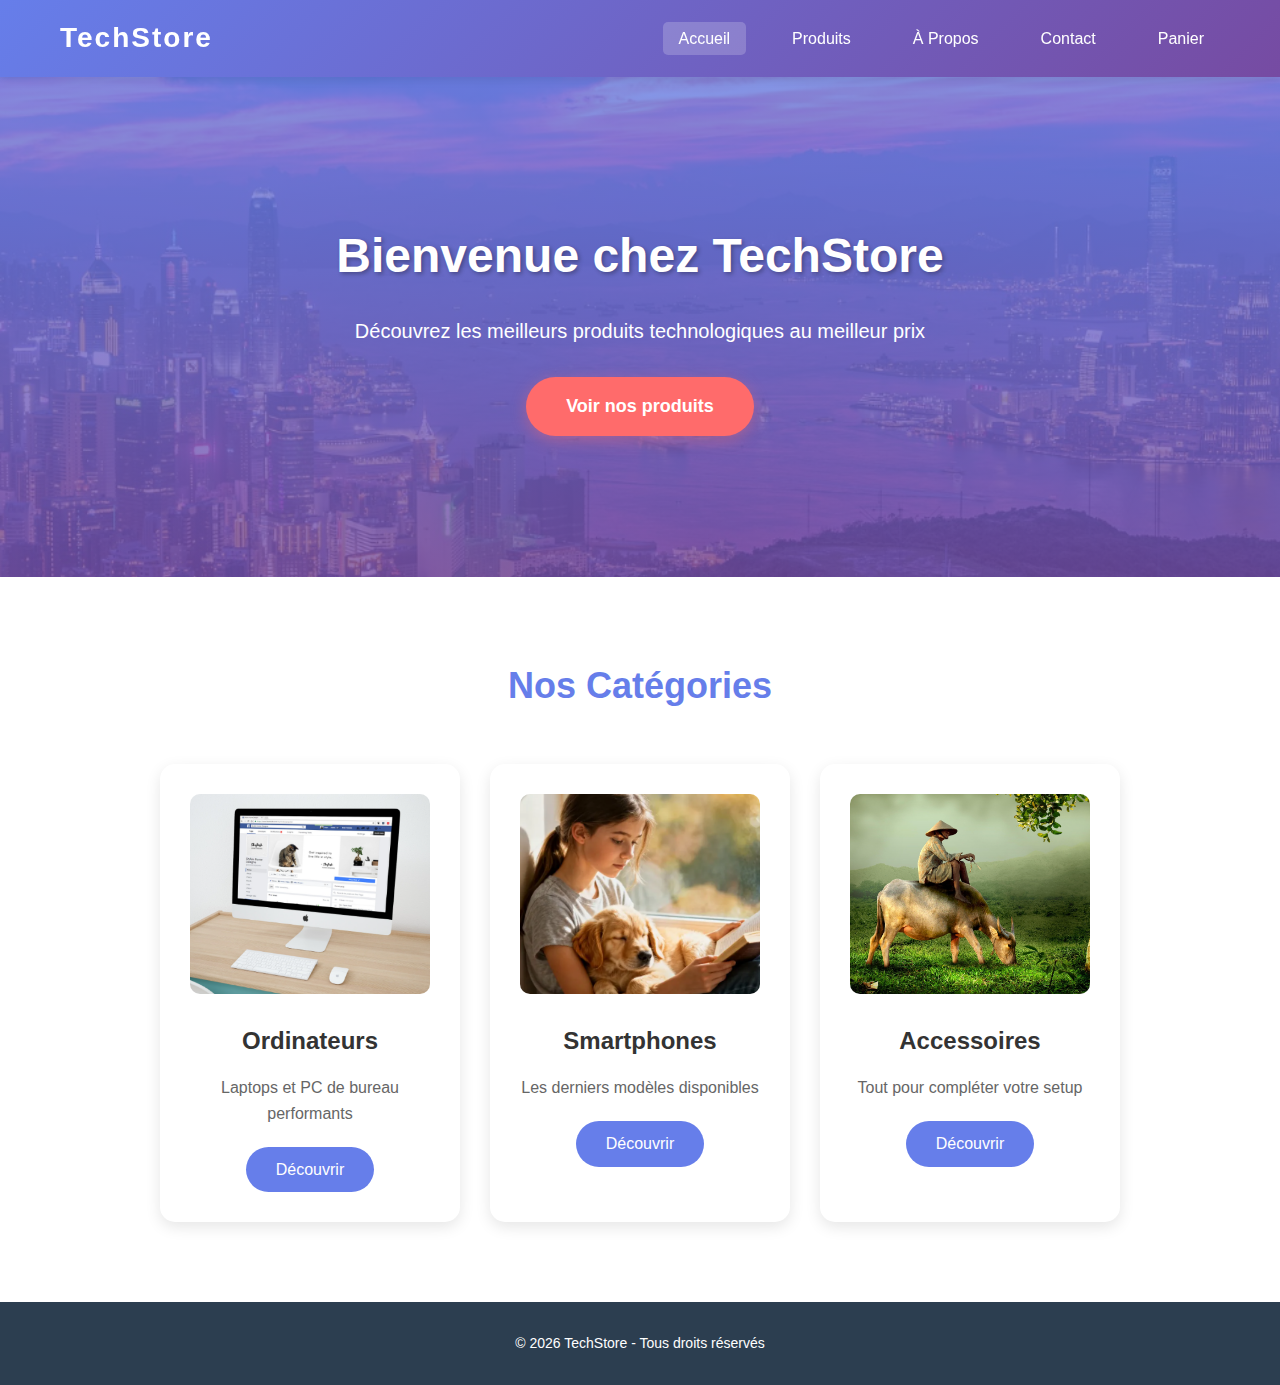
<file: index.html>
<!DOCTYPE html>
<html lang="fr">

<head>
  <meta charset="UTF-8">
  <meta name="viewport" content="width=device-width, initial-scale=1.0">
  <title>TechStore - Accueil</title>
  <link rel="stylesheet" href="css/style.css">
</head>

<body>
  <!-- Navigation -->
  <nav class="navbar">
    <div class="nav-container">
      <div class="logo">TechStore</div>
      <ul class="nav-menu">
        <li><a href="index.html" class="active">Accueil</a></li>
        <li><a href="produits.html">Produits</a></li>
        <li><a href="apropos.html">À Propos</a></li>
        <li><a href="contact.html">Contact</a></li>
        <li><a href="panier.html">Panier</a></li>
      </ul>
    </div>
  </nav>

  <!-- Section Hero -->
  <section class="hero">
    <div class="hero-content">
      <h1>Bienvenue chez TechStore</h1>
      <p>Découvrez les meilleurs produits technologiques au meilleur prix</p>
      <a href="produits.html" class="btn-primary">Voir nos produits</a>
    </div>
  </section>

  <!-- Section Catégories -->
  <section class="categories">
    <h2>Nos Catégories</h2>
    <div class="cards-container">
      <div class="card">
        <img src="images/startup.png" alt="Ordinateurs">
        <h3>Ordinateurs</h3>
        <p>Laptops et PC de bureau performants</p>
        <a href="produits.html" class="btn-secondary">Découvrir</a>
      </div>
      <div class="card">
        <img src="images/profil.png" alt="Smartphones">
        <h3>Smartphones</h3>
        <p>Les derniers modèles disponibles</p>
        <a href="produits.html" class="btn-secondary">Découvrir</a>
      </div>
      <div class="card">
        <img src="images/vache.png" alt="Accessoires">
        <h3>Accessoires</h3>
        <p>Tout pour compléter votre setup</p>
        <a href="produits.html" class="btn-secondary">Découvrir</a>
      </div>
    </div>
  </section>

  <!-- Footer -->
  <footer class="footer">
    <p>&copy; 2026 TechStore - Tous droits réservés</p>
  </footer>
</body>

</html>
</file>
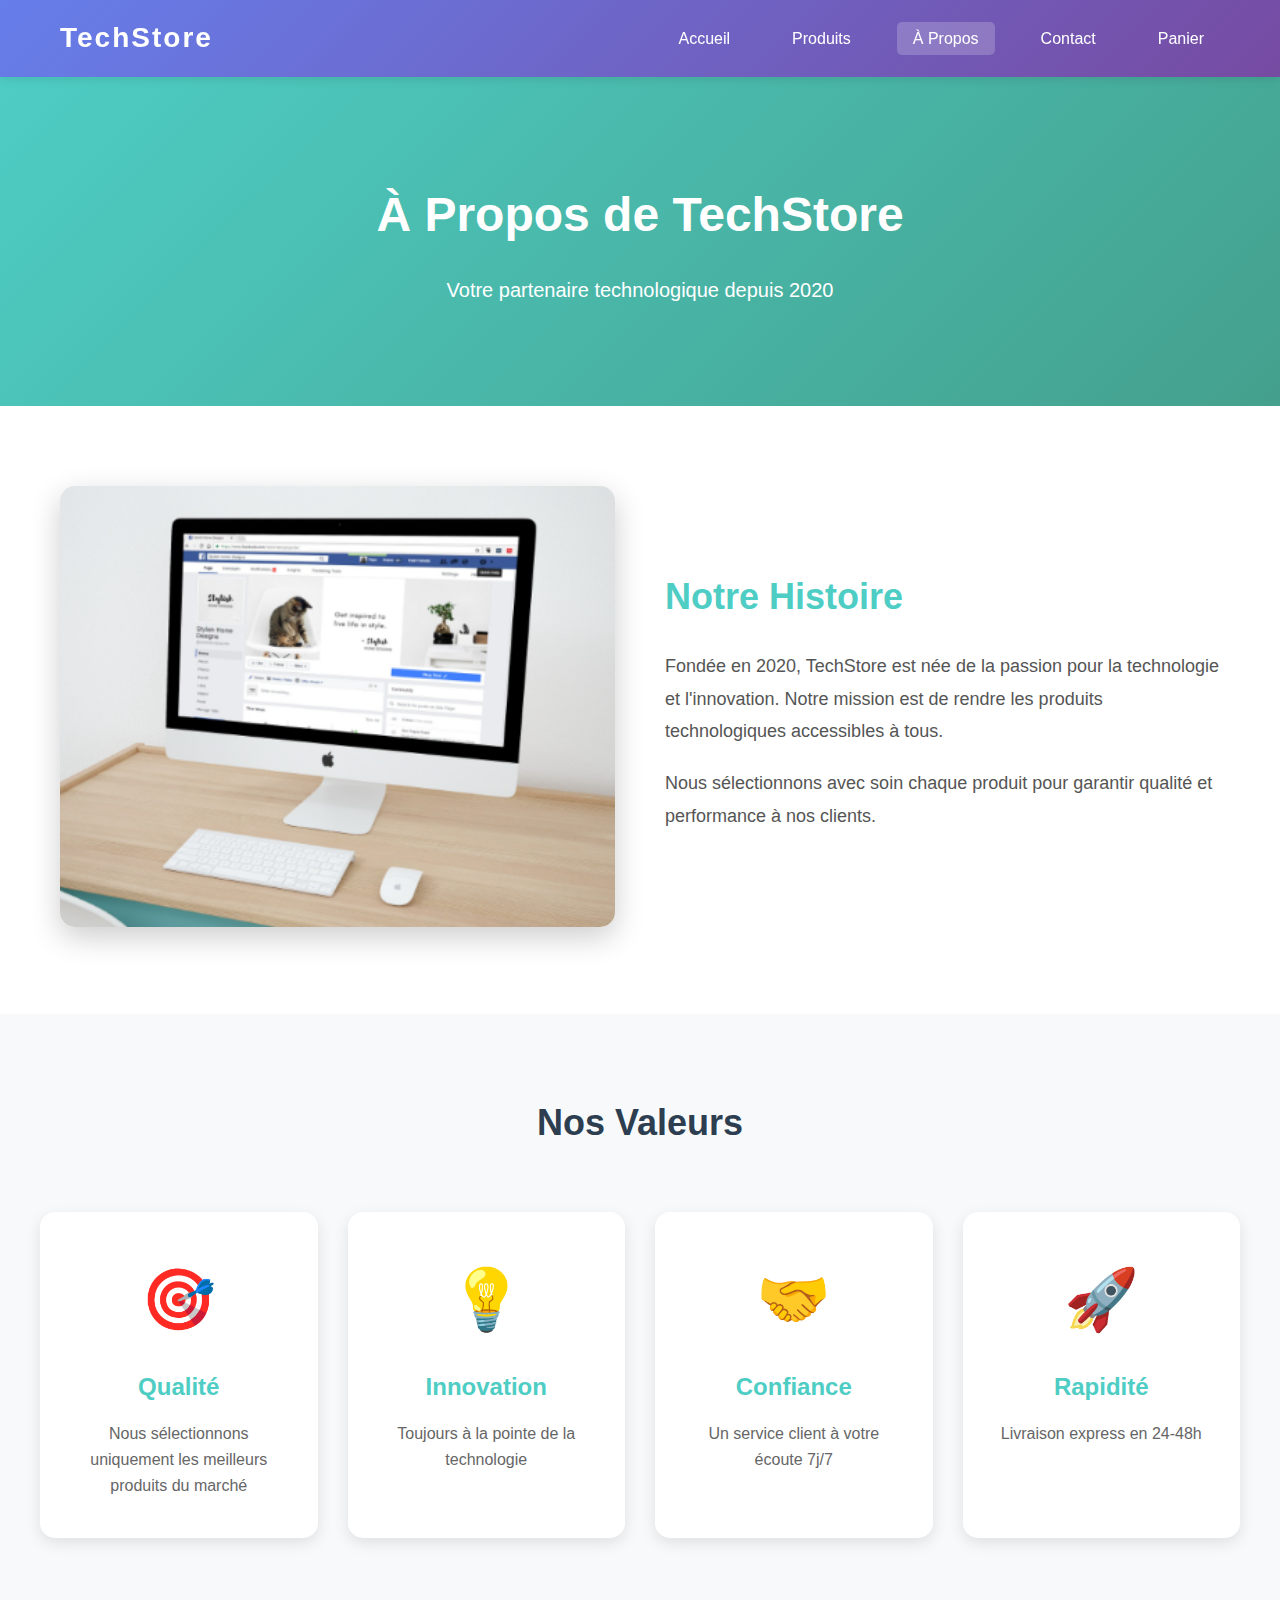
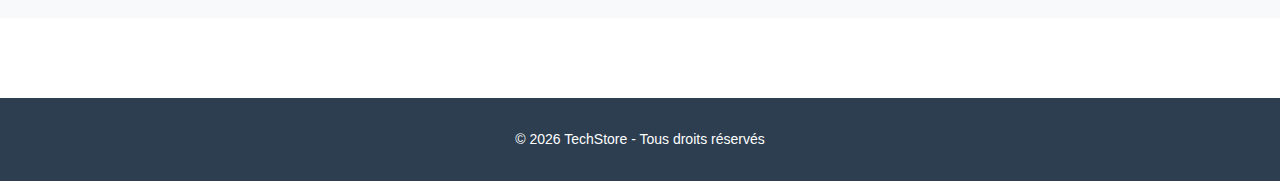
<file: apropos.html>
<!DOCTYPE html>
<html lang="fr">

<head>
  <meta charset="UTF-8">
  <meta name="viewport" content="width=device-width, initial-scale=1.0">
  <title>TechStore - À Propos</title>
  <link rel="stylesheet" href="css/apropos.css">
</head>

<body>
  <!-- Navigation -->
  <nav class="navbar">
    <div class="nav-container">
      <div class="logo">TechStore</div>
      <ul class="nav-menu">
        <li><a href="index.html">Accueil</a></li>
        <li><a href="produits.html">Produits</a></li>
        <li><a href="apropos.html" class="active">À Propos</a></li>
        <li><a href="contact.html">Contact</a></li>
        <li><a href="panier.html">Panier</a></li>
      </ul>
    </div>
  </nav>

  <!-- Section Hero -->
  <section class="about-hero">
    <h1>À Propos de TechStore</h1>
    <p>Votre partenaire technologique depuis 2020</p>
  </section>

  <!-- Section Notre Histoire -->
  <section class="our-story">
    <div class="story-container">
      <div class="story-image">
        <img src="images/startup.png" alt="Notre histoire">
      </div>
      <div class="story-content">
        <h2>Notre Histoire</h2>
        <p>Fondée en 2020, TechStore est née de la passion pour la technologie et l'innovation. Notre mission est de
          rendre les produits technologiques accessibles à tous.</p>
        <p>Nous sélectionnons avec soin chaque produit pour garantir qualité et performance à nos clients.</p>
      </div>
    </div>
  </section>

  <!-- Section Nos Valeurs -->
  <section class="values">
    <h2>Nos Valeurs</h2>
    <div class="values-container">
      <div class="value-card">
        <div class="value-icon">🎯</div>
        <h3>Qualité</h3>
        <p>Nous sélectionnons uniquement les meilleurs produits du marché</p>
      </div>
      <div class="value-card">
        <div class="value-icon">💡</div>
        <h3>Innovation</h3>
        <p>Toujours à la pointe de la technologie</p>
      </div>
      <div class="value-card">
        <div class="value-icon">🤝</div>
        <h3>Confiance</h3>
        <p>Un service client à votre écoute 7j/7</p>
      </div>
      <div class="value-card">
        <div class="value-icon">🚀</div>
        <h3>Rapidité</h3>
        <p>Livraison express en 24-48h</p>
      </div>
    </div>
  </section>

  <!-- Footer -->
  <footer class="footer">
    <p>&copy; 2026 TechStore - Tous droits réservés</p>
  </footer>
</body>

</html>
</file>
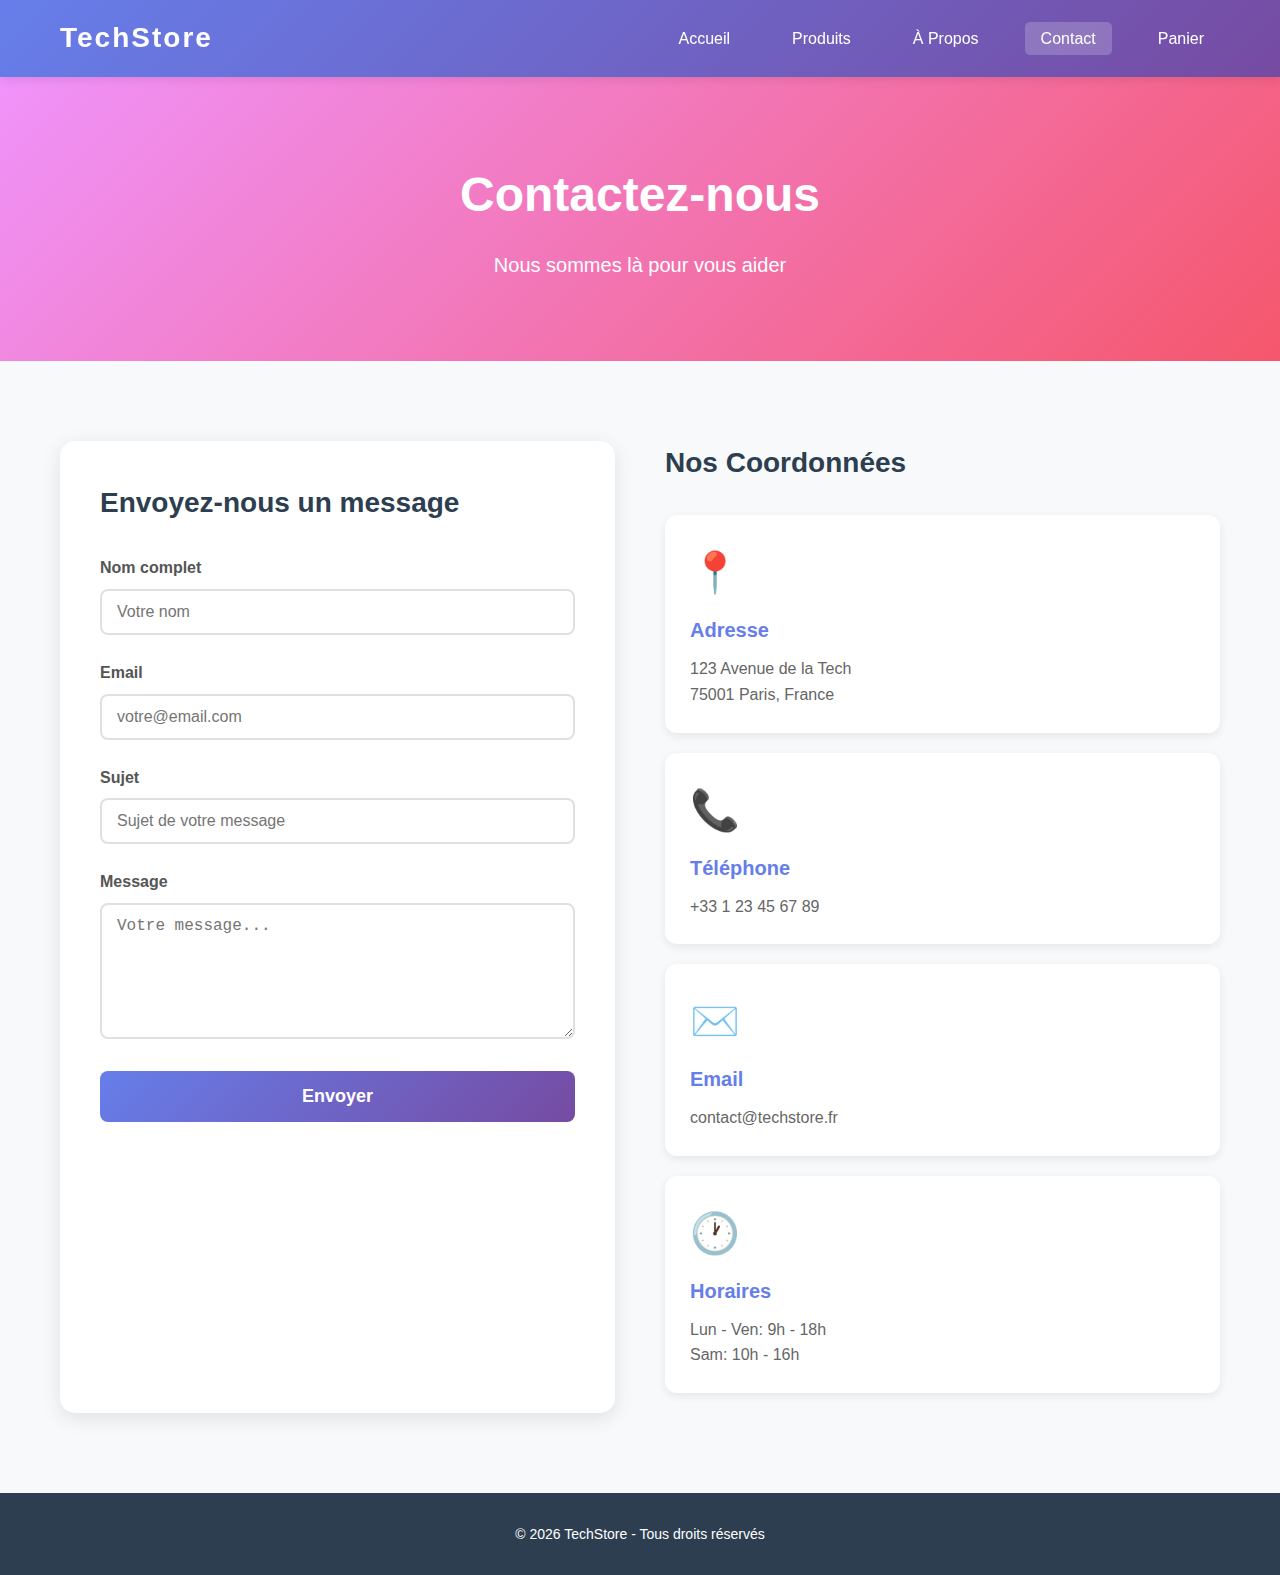
<file: contact.html>
<!DOCTYPE html>
<html lang="fr">

<head>
  <meta charset="UTF-8">
  <meta name="viewport" content="width=device-width, initial-scale=1.0">
  <title>TechStore - Contact</title>
  <link rel="stylesheet" href="css/contact.css">
</head>

<body>
  <!-- Navigation -->
  <nav class="navbar">
    <div class="nav-container">
      <div class="logo">TechStore</div>
      <ul class="nav-menu">
        <li><a href="index.html">Accueil</a></li>
        <li><a href="produits.html">Produits</a></li>
        <li><a href="apropos.html">À Propos</a></li>
        <li><a href="contact.html" class="active">Contact</a></li>
        <li><a href="panier.html">Panier</a></li>
      </ul>
    </div>
  </nav>

  <!-- Section Hero -->
  <section class="contact-hero">
    <h1>Contactez-nous</h1>
    <p>Nous sommes là pour vous aider</p>
  </section>

  <!-- Section Formulaire et Infos -->
  <section class="contact-section">
    <div class="contact-container">
      <!-- Formulaire -->
      <div class="contact-form-wrapper">
        <h2>Envoyez-nous un message</h2>
        <form class="contact-form">
          <div class="form-group">
            <label for="nom">Nom complet</label>
            <input type="text" id="nom" name="nom" placeholder="Votre nom" required>
          </div>
          <div class="form-group">
            <label for="email">Email</label>
            <input type="email" id="email" name="email" placeholder="votre@email.com" required>
          </div>
          <div class="form-group">
            <label for="sujet">Sujet</label>
            <input type="text" id="sujet" name="sujet" placeholder="Sujet de votre message" required>
          </div>
          <div class="form-group">
            <label for="message">Message</label>
            <textarea id="message" name="message" rows="6" placeholder="Votre message..." required></textarea>
          </div>
          <button type="submit" class="btn-submit">Envoyer</button>
        </form>
      </div>

      <!-- Informations de contact -->
      <div class="contact-info">
        <h2>Nos Coordonnées</h2>
        <div class="info-card">
          <div class="info-icon">📍</div>
          <h3>Adresse</h3>
          <p>123 Avenue de la Tech<br>75001 Paris, France</p>
        </div>
        <div class="info-card">
          <div class="info-icon">📞</div>
          <h3>Téléphone</h3>
          <p>+33 1 23 45 67 89</p>
        </div>
        <div class="info-card">
          <div class="info-icon">✉️</div>
          <h3>Email</h3>
          <p>contact@techstore.fr</p>
        </div>
        <div class="info-card">
          <div class="info-icon">🕐</div>
          <h3>Horaires</h3>
          <p>Lun - Ven: 9h - 18h<br>Sam: 10h - 16h</p>
        </div>
      </div>
    </div>
  </section>

  <!-- Footer -->
  <footer class="footer">
    <p>&copy; 2026 TechStore - Tous droits réservés</p>
  </footer>
</body>

</html>
</file>
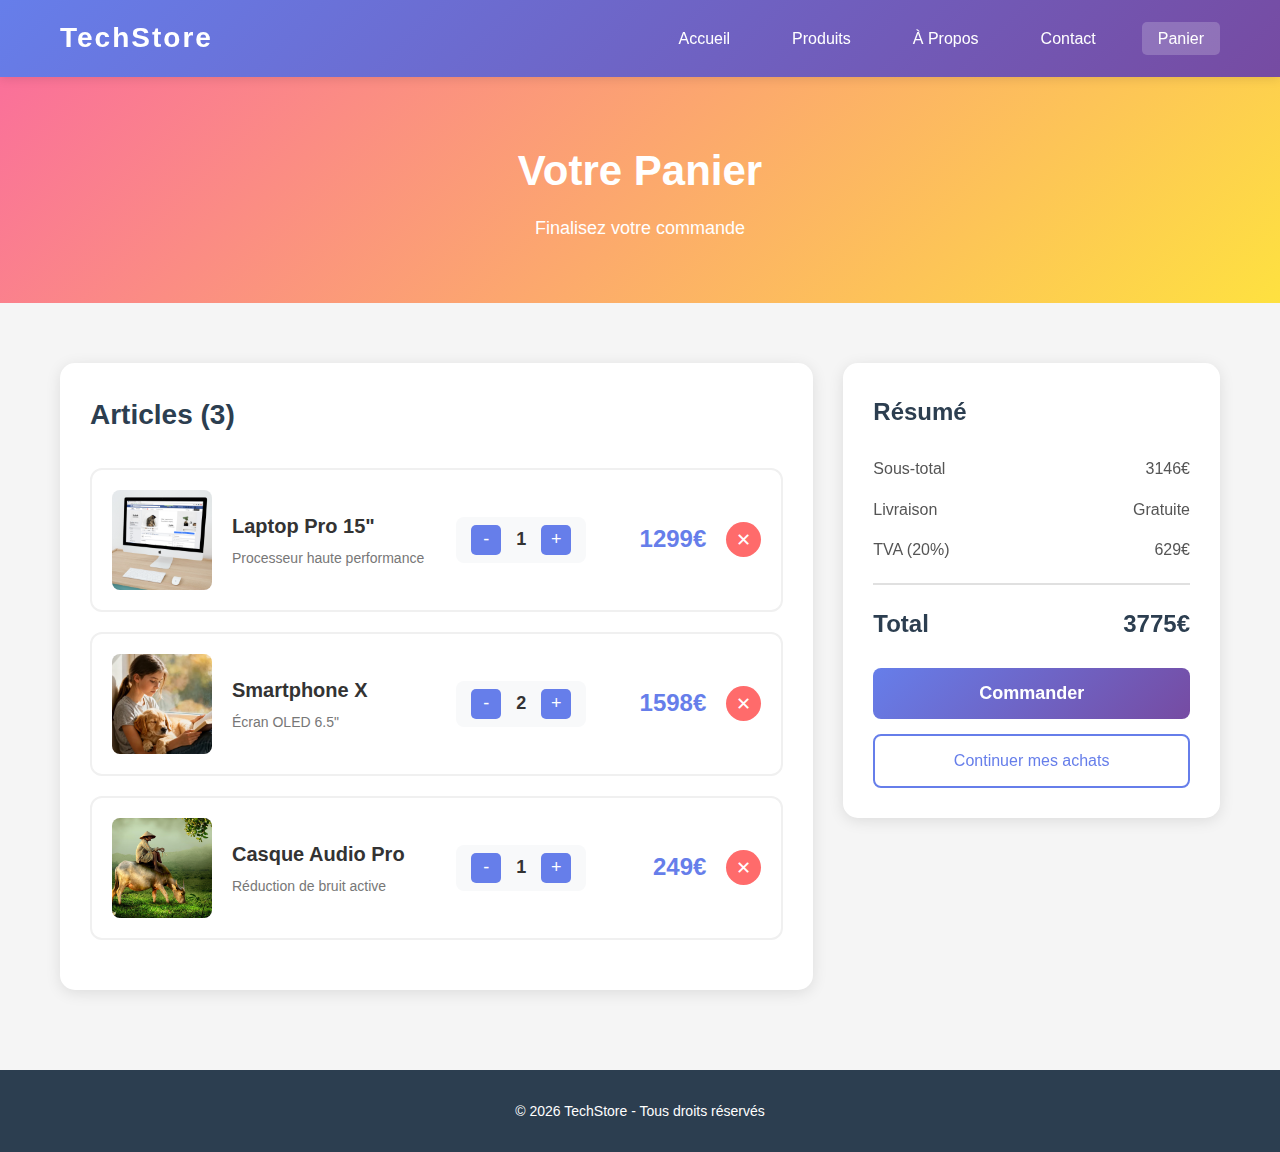
<file: panier.html>
<!DOCTYPE html>
<html lang="fr">

<head>
  <meta charset="UTF-8">
  <meta name="viewport" content="width=device-width, initial-scale=1.0">
  <title>TechStore - Panier</title>
  <link rel="stylesheet" href="css/panier.css">
</head>

<body>
  <!-- Navigation -->
  <nav class="navbar">
    <div class="nav-container">
      <div class="logo">TechStore</div>
      <ul class="nav-menu">
        <li><a href="index.html">Accueil</a></li>
        <li><a href="produits.html">Produits</a></li>
        <li><a href="apropos.html">À Propos</a></li>
        <li><a href="contact.html">Contact</a></li>
        <li><a href="panier.html" class="active">Panier</a></li>
      </ul>
    </div>
  </nav>

  <!-- Section Hero -->
  <section class="cart-hero">
    <h1>Votre Panier</h1>
    <p>Finalisez votre commande</p>
  </section>

  <!-- Section Panier -->
  <section class="cart-section">
    <div class="cart-container">
      <!-- Articles du panier -->
      <div class="cart-items">
        <h2>Articles (3)</h2>

        <div class="cart-item">
          <img src="images/startup.png" alt="Laptop Pro">
          <div class="item-details">
            <h3>Laptop Pro 15"</h3>
            <p>Processeur haute performance</p>
          </div>
          <div class="item-quantity">
            <button class="qty-btn">-</button>
            <span>1</span>
            <button class="qty-btn">+</button>
          </div>
          <div class="item-price">1299€</div>
          <button class="btn-remove">✕</button>
        </div>

        <div class="cart-item">
          <img src="images/profil.png" alt="Smartphone X">
          <div class="item-details">
            <h3>Smartphone X</h3>
            <p>Écran OLED 6.5"</p>
          </div>
          <div class="item-quantity">
            <button class="qty-btn">-</button>
            <span>2</span>
            <button class="qty-btn">+</button>
          </div>
          <div class="item-price">1598€</div>
          <button class="btn-remove">✕</button>
        </div>

        <div class="cart-item">
          <img src="images/vache.png" alt="Casque Audio">
          <div class="item-details">
            <h3>Casque Audio Pro</h3>
            <p>Réduction de bruit active</p>
          </div>
          <div class="item-quantity">
            <button class="qty-btn">-</button>
            <span>1</span>
            <button class="qty-btn">+</button>
          </div>
          <div class="item-price">249€</div>
          <button class="btn-remove">✕</button>
        </div>
      </div>

      <!-- Résumé de commande -->
      <div class="cart-summary">
        <h2>Résumé</h2>
        <div class="summary-line">
          <span>Sous-total</span>
          <span>3146€</span>
        </div>
        <div class="summary-line">
          <span>Livraison</span>
          <span>Gratuite</span>
        </div>
        <div class="summary-line">
          <span>TVA (20%)</span>
          <span>629€</span>
        </div>
        <hr>
        <div class="summary-total">
          <span>Total</span>
          <span>3775€</span>
        </div>
        <button class="btn-checkout">Commander</button>
        <a href="produits.html" class="btn-continue">Continuer mes achats</a>
      </div>
    </div>
  </section>

  <!-- Footer -->
  <footer class="footer">
    <p>&copy; 2026 TechStore - Tous droits réservés</p>
  </footer>
</body>

</html>
</file>
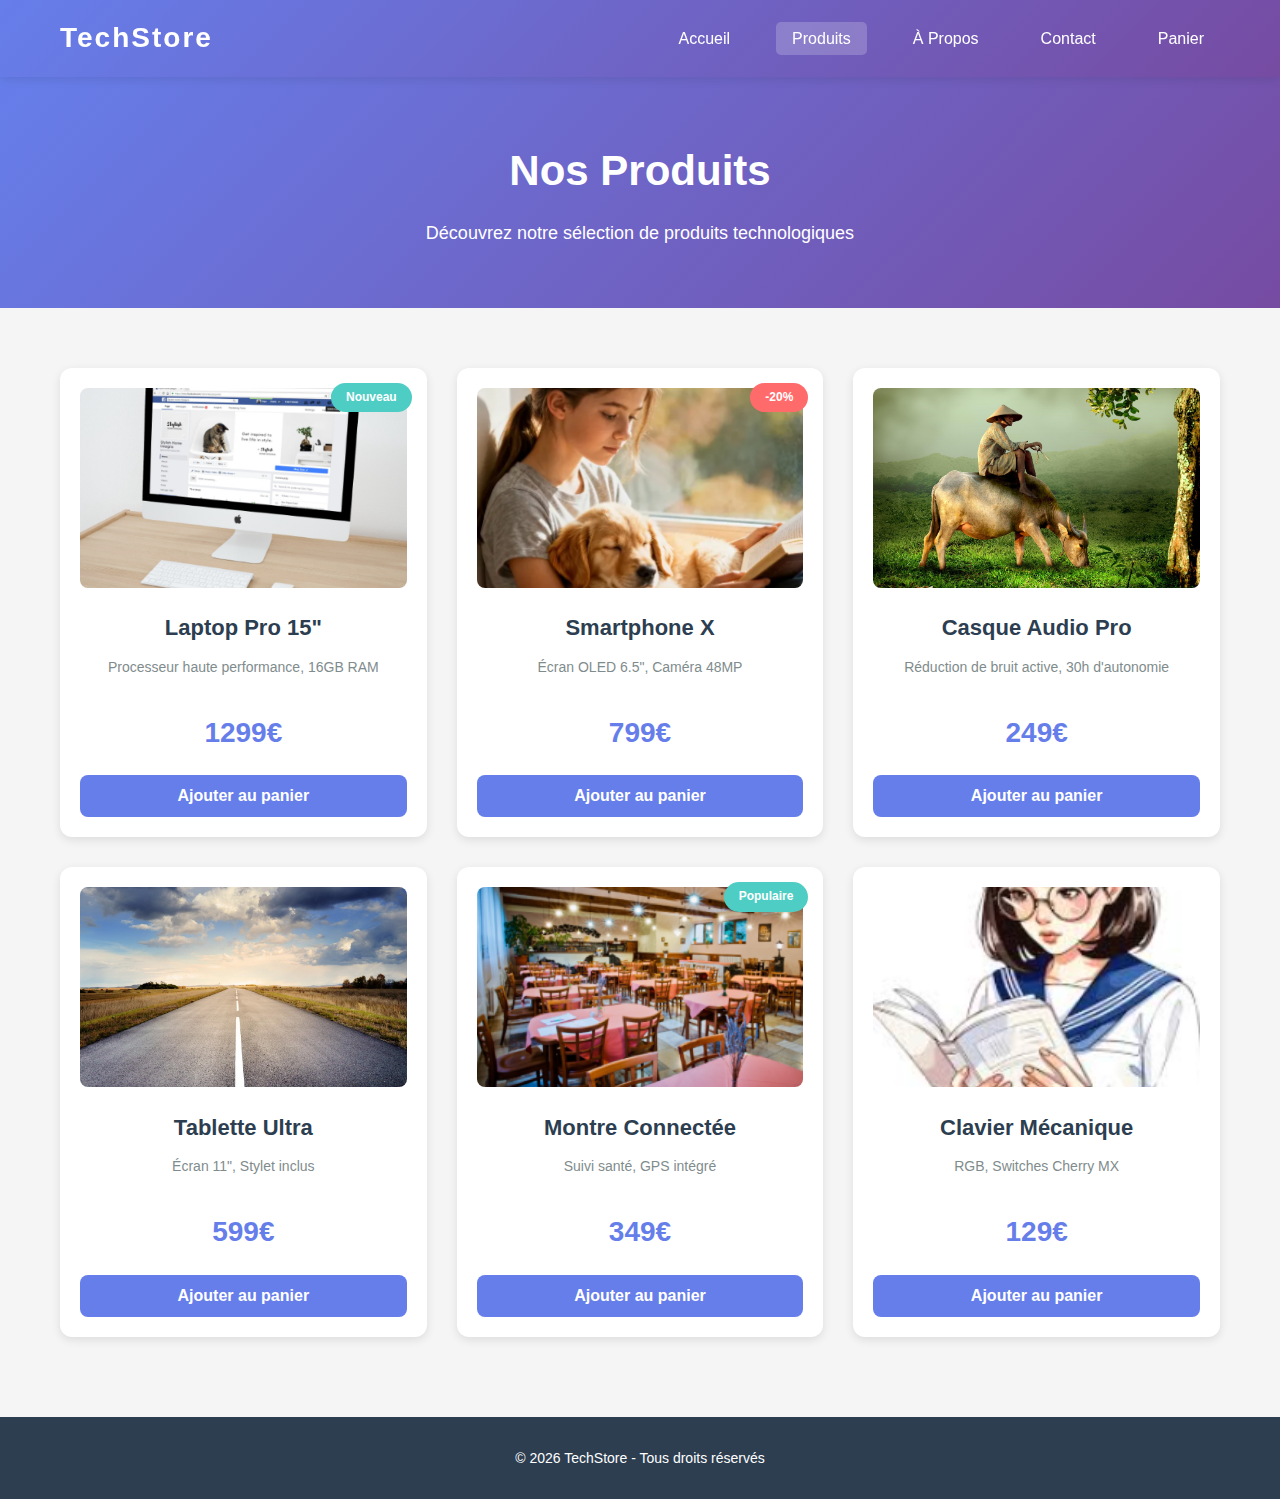
<file: produits.html>
<!DOCTYPE html>
<html lang="fr">

<head>
  <meta charset="UTF-8">
  <meta name="viewport" content="width=device-width, initial-scale=1.0">
  <title>TechStore - Produits</title>
  <link rel="stylesheet" href="css/produits.css">
</head>

<body>
  <!-- Navigation -->
  <nav class="navbar">
    <div class="nav-container">
      <div class="logo">TechStore</div>
      <ul class="nav-menu">
        <li><a href="index.html">Accueil</a></li>
        <li><a href="produits.html" class="active">Produits</a></li>
        <li><a href="apropos.html">À Propos</a></li>
        <li><a href="contact.html">Contact</a></li>
        <li><a href="panier.html">Panier</a></li>
      </ul>
    </div>
  </nav>

  <!-- Section En-tête -->
  <section class="page-header">
    <h1>Nos Produits</h1>
    <p>Découvrez notre sélection de produits technologiques</p>
  </section>

  <!-- Section Produits -->
  <section class="products">
    <div class="products-container">
      <div class="product-card">
        <div class="product-badge">Nouveau</div>
        <img src="images/startup.png" alt="Laptop Pro">
        <h3>Laptop Pro 15"</h3>
        <p class="product-description">Processeur haute performance, 16GB RAM</p>
        <p class="product-price">1299€</p>
        <button class="btn-add-cart">Ajouter au panier</button>
      </div>

      <div class="product-card">
        <div class="product-badge promo">-20%</div>
        <img src="images/profil.png" alt="Smartphone X">
        <h3>Smartphone X</h3>
        <p class="product-description">Écran OLED 6.5", Caméra 48MP</p>
        <p class="product-price">799€</p>
        <button class="btn-add-cart">Ajouter au panier</button>
      </div>

      <div class="product-card">
        <img src="images/vache.png" alt="Casque Audio">
        <h3>Casque Audio Pro</h3>
        <p class="product-description">Réduction de bruit active, 30h d'autonomie</p>
        <p class="product-price">249€</p>
        <button class="btn-add-cart">Ajouter au panier</button>
      </div>

      <div class="product-card">
        <img src="images/route.png" alt="Tablette">
        <h3>Tablette Ultra</h3>
        <p class="product-description">Écran 11", Stylet inclus</p>
        <p class="product-price">599€</p>
        <button class="btn-add-cart">Ajouter au panier</button>
      </div>

      <div class="product-card">
        <div class="product-badge">Populaire</div>
        <img src="images/resto.png" alt="Montre connectée">
        <h3>Montre Connectée</h3>
        <p class="product-description">Suivi santé, GPS intégré</p>
        <p class="product-price">349€</p>
        <button class="btn-add-cart">Ajouter au panier</button>
      </div>

      <div class="product-card">
        <img src="images/profil2.png" alt="Clavier">
        <h3>Clavier Mécanique</h3>
        <p class="product-description">RGB, Switches Cherry MX</p>
        <p class="product-price">129€</p>
        <button class="btn-add-cart">Ajouter au panier</button>
      </div>
    </div>
  </section>

  <!-- Footer -->
  <footer class="footer">
    <p>&copy; 2026 TechStore - Tous droits réservés</p>
  </footer>
</body>

</html>
</file>
<file: css/style.css>
/* Reset et styles de base */
* {
  margin: 0;
  padding: 0;
  box-sizing: border-box;
}

body {
  font-family: "Arial", sans-serif;
  line-height: 1.6;
  color: #333;
}

/* Navigation */
.navbar {
  background: linear-gradient(135deg, #667eea 0%, #764ba2 100%);
  padding: 1rem 0;
  box-shadow: 0 2px 10px rgba(0, 0, 0, 0.1);
  position: sticky;
  top: 0;
  z-index: 1000;
}

.nav-container {
  max-width: 1200px;
  margin: 0 auto;
  padding: 0 20px;
  display: flex;
  justify-content: space-between;
  align-items: center;
}

.logo {
  color: white;
  font-size: 28px;
  font-weight: bold;
  letter-spacing: 2px;
}

.nav-menu {
  display: flex;
  list-style: none;
  gap: 30px;
}

.nav-menu a {
  color: white;
  text-decoration: none;
  font-size: 16px;
  padding: 8px 16px;
  border-radius: 5px;
  transition: all 0.3s ease;
}

.nav-menu a:hover,
.nav-menu a.active {
  background-color: rgba(255, 255, 255, 0.2);
  transform: translateY(-2px);
}

/* Section Hero */
.hero {
  background:
    linear-gradient(rgba(102, 126, 234, 0.8), rgba(118, 75, 162, 0.8)),
    url("../images/horizon.png") center/cover;
  height: 500px;
  display: flex;
  align-items: center;
  justify-content: center;
  text-align: center;
  color: white;
}

.hero-content h1 {
  font-size: 48px;
  margin-bottom: 20px;
  text-shadow: 2px 2px 4px rgba(0, 0, 0, 0.3);
}

.hero-content p {
  font-size: 20px;
  margin-bottom: 30px;
}

.btn-primary {
  display: inline-block;
  padding: 15px 40px;
  background-color: #ff6b6b;
  color: white;
  text-decoration: none;
  border-radius: 50px;
  font-size: 18px;
  font-weight: bold;
  transition: all 0.3s ease;
  box-shadow: 0 4px 15px rgba(255, 107, 107, 0.4);
}

.btn-primary:hover {
  background-color: #ff5252;
  transform: translateY(-3px);
  box-shadow: 0 6px 20px rgba(255, 107, 107, 0.6);
}

/* Section Catégories */
.categories {
  max-width: 1200px;
  margin: 80px auto;
  padding: 0 20px;
}

.categories h2 {
  text-align: center;
  font-size: 36px;
  margin-bottom: 50px;
  color: #667eea;
}

.cards-container {
  display: flex;
  gap: 30px;
  justify-content: center;
  flex-wrap: wrap;
}

.card {
  background-color: white;
  border-radius: 15px;
  padding: 30px;
  width: 300px;
  text-align: center;
  box-shadow: 0 5px 15px rgba(0, 0, 0, 0.1);
  transition: all 0.3s ease;
}

.card:hover {
  transform: translateY(-10px);
  box-shadow: 0 10px 30px rgba(0, 0, 0, 0.2);
}

.card img {
  width: 100%;
  height: 200px;
  object-fit: cover;
  border-radius: 10px;
  margin-bottom: 20px;
}

.card h3 {
  font-size: 24px;
  margin-bottom: 15px;
  color: #333;
}

.card p {
  color: #666;
  margin-bottom: 20px;
  font-size: 16px;
}

.btn-secondary {
  display: inline-block;
  padding: 10px 30px;
  background-color: #667eea;
  color: white;
  text-decoration: none;
  border-radius: 25px;
  transition: all 0.3s ease;
}

.btn-secondary:hover {
  background-color: #764ba2;
  transform: scale(1.05);
}

/* Footer */
.footer {
  background-color: #2c3e50;
  color: white;
  text-align: center;
  padding: 30px 0;
  margin-top: 80px;
}

.footer p {
  font-size: 14px;
}
</file>
<file: css/apropos.css>
/* Reset et styles de base */
* {
  margin: 0;
  padding: 0;
  box-sizing: border-box;
}

body {
  font-family: "Arial", sans-serif;
  line-height: 1.6;
  color: #333;
  background-color: #ffffff;
}

/* Navigation */
.navbar {
  background: linear-gradient(135deg, #667eea 0%, #764ba2 100%);
  padding: 1rem 0;
  box-shadow: 0 2px 10px rgba(0, 0, 0, 0.1);
  position: sticky;
  top: 0;
  z-index: 1000;
}

.nav-container {
  max-width: 1200px;
  margin: 0 auto;
  padding: 0 20px;
  display: flex;
  justify-content: space-between;
  align-items: center;
}

.logo {
  color: white;
  font-size: 28px;
  font-weight: bold;
  letter-spacing: 2px;
}

.nav-menu {
  display: flex;
  list-style: none;
  gap: 30px;
}

.nav-menu a {
  color: white;
  text-decoration: none;
  font-size: 16px;
  padding: 8px 16px;
  border-radius: 5px;
  transition: all 0.3s ease;
}

.nav-menu a:hover,
.nav-menu a.active {
  background-color: rgba(255, 255, 255, 0.2);
  transform: translateY(-2px);
}

/* Hero Section */
.about-hero {
  background: linear-gradient(135deg, #4ecdc4 0%, #44a08d 100%);
  color: white;
  text-align: center;
  padding: 100px 20px;
}

.about-hero h1 {
  font-size: 48px;
  margin-bottom: 20px;
}

.about-hero p {
  font-size: 20px;
}

/* Notre Histoire */
.our-story {
  max-width: 1200px;
  margin: 80px auto;
  padding: 0 20px;
}

.story-container {
  display: flex;
  gap: 50px;
  align-items: center;
}

.story-image {
  flex: 1;
}

.story-image img {
  width: 100%;
  border-radius: 15px;
  box-shadow: 0 10px 30px rgba(0, 0, 0, 0.2);
}

.story-content {
  flex: 1;
}

.story-content h2 {
  font-size: 36px;
  color: #4ecdc4;
  margin-bottom: 25px;
}

.story-content p {
  font-size: 18px;
  line-height: 1.8;
  color: #555;
  margin-bottom: 20px;
}

/* Nos Valeurs */
.values {
  background-color: #f8f9fa;
  padding: 80px 20px;
}

.values h2 {
  text-align: center;
  font-size: 36px;
  color: #2c3e50;
  margin-bottom: 60px;
}

.values-container {
  max-width: 1200px;
  margin: 0 auto;
  display: grid;
  grid-template-columns: repeat(auto-fit, minmax(250px, 1fr));
  gap: 30px;
}

.value-card {
  background-color: white;
  padding: 40px 30px;
  border-radius: 15px;
  text-align: center;
  box-shadow: 0 5px 15px rgba(0, 0, 0, 0.1);
  transition: all 0.3s ease;
}

.value-card:hover {
  transform: translateY(-10px);
  box-shadow: 0 10px 30px rgba(0, 0, 0, 0.15);
}

.value-icon {
  font-size: 60px;
  margin-bottom: 20px;
}

.value-card h3 {
  font-size: 24px;
  color: #4ecdc4;
  margin-bottom: 15px;
}

.value-card p {
  color: #666;
  font-size: 16px;
  line-height: 1.6;
}

/* Footer */
.footer {
  background-color: #2c3e50;
  color: white;
  text-align: center;
  padding: 30px 0;
  margin-top: 80px;
}

.footer p {
  font-size: 14px;
}
</file>
<file: css/contact.css>
/* Reset et styles de base */
* {
  margin: 0;
  padding: 0;
  box-sizing: border-box;
}

body {
  font-family: "Arial", sans-serif;
  line-height: 1.6;
  color: #333;
  background-color: #f8f9fa;
}

/* Navigation */
.navbar {
  background: linear-gradient(135deg, #667eea 0%, #764ba2 100%);
  padding: 1rem 0;
  box-shadow: 0 2px 10px rgba(0, 0, 0, 0.1);
  position: sticky;
  top: 0;
  z-index: 1000;
}

.nav-container {
  max-width: 1200px;
  margin: 0 auto;
  padding: 0 20px;
  display: flex;
  justify-content: space-between;
  align-items: center;
}

.logo {
  color: white;
  font-size: 28px;
  font-weight: bold;
  letter-spacing: 2px;
}

.nav-menu {
  display: flex;
  list-style: none;
  gap: 30px;
}

.nav-menu a {
  color: white;
  text-decoration: none;
  font-size: 16px;
  padding: 8px 16px;
  border-radius: 5px;
  transition: all 0.3s ease;
}

.nav-menu a:hover,
.nav-menu a.active {
  background-color: rgba(255, 255, 255, 0.2);
  transform: translateY(-2px);
}

/* Hero Section */
.contact-hero {
  background: linear-gradient(135deg, #f093fb 0%, #f5576c 100%);
  color: white;
  text-align: center;
  padding: 80px 20px;
}

.contact-hero h1 {
  font-size: 48px;
  margin-bottom: 15px;
}

.contact-hero p {
  font-size: 20px;
}

/* Section Contact */
.contact-section {
  max-width: 1200px;
  margin: 80px auto;
  padding: 0 20px;
}

.contact-container {
  display: grid;
  grid-template-columns: 1fr 1fr;
  gap: 50px;
}

/* Formulaire */
.contact-form-wrapper {
  background-color: white;
  padding: 40px;
  border-radius: 15px;
  box-shadow: 0 5px 20px rgba(0, 0, 0, 0.1);
}

.contact-form-wrapper h2 {
  font-size: 28px;
  color: #2c3e50;
  margin-bottom: 30px;
}

.form-group {
  margin-bottom: 25px;
}

.form-group label {
  display: block;
  margin-bottom: 8px;
  font-weight: bold;
  color: #555;
}

.form-group input,
.form-group textarea {
  width: 100%;
  padding: 12px 15px;
  border: 2px solid #e0e0e0;
  border-radius: 8px;
  font-size: 16px;
  transition: all 0.3s ease;
}

.form-group input:focus,
.form-group textarea:focus {
  outline: none;
  border-color: #667eea;
  box-shadow: 0 0 0 3px rgba(102, 126, 234, 0.1);
}

.btn-submit {
  width: 100%;
  padding: 15px;
  background: linear-gradient(135deg, #667eea 0%, #764ba2 100%);
  color: white;
  border: none;
  border-radius: 8px;
  font-size: 18px;
  font-weight: bold;
  cursor: pointer;
  transition: all 0.3s ease;
}

.btn-submit:hover {
  transform: translateY(-2px);
  box-shadow: 0 5px 15px rgba(102, 126, 234, 0.4);
}

/* Informations de contact */
.contact-info h2 {
  font-size: 28px;
  color: #2c3e50;
  margin-bottom: 30px;
}

.info-card {
  background-color: white;
  padding: 25px;
  border-radius: 12px;
  margin-bottom: 20px;
  box-shadow: 0 3px 10px rgba(0, 0, 0, 0.08);
  transition: all 0.3s ease;
}

.info-card:hover {
  transform: translateX(5px);
  box-shadow: 0 5px 15px rgba(0, 0, 0, 0.12);
}

.info-icon {
  font-size: 40px;
  margin-bottom: 10px;
}

.info-card h3 {
  font-size: 20px;
  color: #667eea;
  margin-bottom: 10px;
}

.info-card p {
  color: #666;
  font-size: 16px;
  line-height: 1.6;
}

/* Footer */
.footer {
  background-color: #2c3e50;
  color: white;
  text-align: center;
  padding: 30px 0;
  margin-top: 80px;
}

.footer p {
  font-size: 14px;
}
</file>
<file: css/panier.css>
/* Reset et styles de base */
* {
  margin: 0;
  padding: 0;
  box-sizing: border-box;
}

body {
  font-family: "Arial", sans-serif;
  line-height: 1.6;
  color: #333;
  background-color: #f5f5f5;
}

/* Navigation */
.navbar {
  background: linear-gradient(135deg, #667eea 0%, #764ba2 100%);
  padding: 1rem 0;
  box-shadow: 0 2px 10px rgba(0, 0, 0, 0.1);
  position: sticky;
  top: 0;
  z-index: 1000;
}

.nav-container {
  max-width: 1200px;
  margin: 0 auto;
  padding: 0 20px;
  display: flex;
  justify-content: space-between;
  align-items: center;
}

.logo {
  color: white;
  font-size: 28px;
  font-weight: bold;
  letter-spacing: 2px;
}

.nav-menu {
  display: flex;
  list-style: none;
  gap: 30px;
}

.nav-menu a {
  color: white;
  text-decoration: none;
  font-size: 16px;
  padding: 8px 16px;
  border-radius: 5px;
  transition: all 0.3s ease;
}

.nav-menu a:hover,
.nav-menu a.active {
  background-color: rgba(255, 255, 255, 0.2);
  transform: translateY(-2px);
}

/* Hero Section */
.cart-hero {
  background: linear-gradient(135deg, #fa709a 0%, #fee140 100%);
  color: white;
  text-align: center;
  padding: 60px 20px;
}

.cart-hero h1 {
  font-size: 42px;
  margin-bottom: 10px;
}

.cart-hero p {
  font-size: 18px;
}

/* Section Panier */
.cart-section {
  max-width: 1200px;
  margin: 60px auto;
  padding: 0 20px;
}

.cart-container {
  display: grid;
  grid-template-columns: 2fr 1fr;
  gap: 30px;
}

/* Articles du panier */
.cart-items {
  background-color: white;
  padding: 30px;
  border-radius: 15px;
  box-shadow: 0 3px 15px rgba(0, 0, 0, 0.1);
}

.cart-items h2 {
  font-size: 28px;
  margin-bottom: 30px;
  color: #2c3e50;
}

.cart-item {
  display: flex;
  align-items: center;
  gap: 20px;
  padding: 20px;
  border: 2px solid #f0f0f0;
  border-radius: 12px;
  margin-bottom: 20px;
  transition: all 0.3s ease;
}

.cart-item:hover {
  border-color: #667eea;
  box-shadow: 0 3px 10px rgba(102, 126, 234, 0.1);
}

.cart-item img {
  width: 100px;
  height: 100px;
  object-fit: cover;
  border-radius: 8px;
}

.item-details {
  flex: 1;
}

.item-details h3 {
  font-size: 20px;
  margin-bottom: 5px;
  color: #333;
}

.item-details p {
  color: #777;
  font-size: 14px;
}

.item-quantity {
  display: flex;
  align-items: center;
  gap: 15px;
  background-color: #f8f9fa;
  padding: 8px 15px;
  border-radius: 8px;
}

.qty-btn {
  background-color: #667eea;
  color: white;
  border: none;
  width: 30px;
  height: 30px;
  border-radius: 5px;
  cursor: pointer;
  font-size: 18px;
  transition: all 0.3s ease;
}

.qty-btn:hover {
  background-color: #764ba2;
  transform: scale(1.1);
}

.item-quantity span {
  font-weight: bold;
  font-size: 18px;
}

.item-price {
  font-size: 24px;
  font-weight: bold;
  color: #667eea;
  min-width: 100px;
  text-align: right;
}

.btn-remove {
  background-color: #ff6b6b;
  color: white;
  border: none;
  width: 35px;
  height: 35px;
  border-radius: 50%;
  cursor: pointer;
  font-size: 18px;
  transition: all 0.3s ease;
}

.btn-remove:hover {
  background-color: #ff5252;
  transform: rotate(90deg);
}

/* Résumé de commande */
.cart-summary {
  background-color: white;
  padding: 30px;
  border-radius: 15px;
  box-shadow: 0 3px 15px rgba(0, 0, 0, 0.1);
  height: fit-content;
  position: sticky;
  top: 100px;
}

.cart-summary h2 {
  font-size: 24px;
  margin-bottom: 25px;
  color: #2c3e50;
}

.summary-line {
  display: flex;
  justify-content: space-between;
  margin-bottom: 15px;
  font-size: 16px;
  color: #555;
}

.cart-summary hr {
  border: none;
  border-top: 2px solid #e0e0e0;
  margin: 20px 0;
}

.summary-total {
  display: flex;
  justify-content: space-between;
  font-size: 24px;
  font-weight: bold;
  color: #2c3e50;
  margin-bottom: 25px;
}

.btn-checkout {
  width: 100%;
  padding: 15px;
  background: linear-gradient(135deg, #667eea 0%, #764ba2 100%);
  color: white;
  border: none;
  border-radius: 8px;
  font-size: 18px;
  font-weight: bold;
  cursor: pointer;
  transition: all 0.3s ease;
  margin-bottom: 15px;
}

.btn-checkout:hover {
  transform: translateY(-2px);
  box-shadow: 0 5px 15px rgba(102, 126, 234, 0.4);
}

.btn-continue {
  display: block;
  text-align: center;
  padding: 12px;
  color: #667eea;
  text-decoration: none;
  border: 2px solid #667eea;
  border-radius: 8px;
  transition: all 0.3s ease;
}

.btn-continue:hover {
  background-color: #667eea;
  color: white;
}

/* Footer */
.footer {
  background-color: #2c3e50;
  color: white;
  text-align: center;
  padding: 30px 0;
  margin-top: 80px;
}

.footer p {
  font-size: 14px;
}
</file>
<file: css/produits.css>
/* Reset et styles de base */
* {
  margin: 0;
  padding: 0;
  box-sizing: border-box;
}

body {
  font-family: "Arial", sans-serif;
  line-height: 1.6;
  color: #333;
  background-color: #f5f5f5;
}

/* Navigation */
.navbar {
  background: linear-gradient(135deg, #667eea 0%, #764ba2 100%);
  padding: 1rem 0;
  box-shadow: 0 2px 10px rgba(0, 0, 0, 0.1);
  position: sticky;
  top: 0;
  z-index: 1000;
}

.nav-container {
  max-width: 1200px;
  margin: 0 auto;
  padding: 0 20px;
  display: flex;
  justify-content: space-between;
  align-items: center;
}

.logo {
  color: white;
  font-size: 28px;
  font-weight: bold;
  letter-spacing: 2px;
}

.nav-menu {
  display: flex;
  list-style: none;
  gap: 30px;
}

.nav-menu a {
  color: white;
  text-decoration: none;
  font-size: 16px;
  padding: 8px 16px;
  border-radius: 5px;
  transition: all 0.3s ease;
}

.nav-menu a:hover,
.nav-menu a.active {
  background-color: rgba(255, 255, 255, 0.2);
  transform: translateY(-2px);
}

/* En-tête de page */
.page-header {
  background: linear-gradient(135deg, #667eea 0%, #764ba2 100%);
  color: white;
  text-align: center;
  padding: 60px 20px;
}

.page-header h1 {
  font-size: 42px;
  margin-bottom: 15px;
}

.page-header p {
  font-size: 18px;
}

/* Section Produits */
.products {
  max-width: 1200px;
  margin: 60px auto;
  padding: 0 20px;
}

.products-container {
  display: grid;
  grid-template-columns: repeat(auto-fit, minmax(280px, 1fr));
  gap: 30px;
}

.product-card {
  background-color: white;
  border-radius: 12px;
  padding: 20px;
  text-align: center;
  box-shadow: 0 3px 10px rgba(0, 0, 0, 0.1);
  transition: all 0.3s ease;
  position: relative;
  overflow: hidden;
}

.product-card:hover {
  transform: translateY(-8px);
  box-shadow: 0 8px 25px rgba(0, 0, 0, 0.15);
}

.product-badge {
  position: absolute;
  top: 15px;
  right: 15px;
  background-color: #4ecdc4;
  color: white;
  padding: 5px 15px;
  border-radius: 20px;
  font-size: 12px;
  font-weight: bold;
}

.product-badge.promo {
  background-color: #ff6b6b;
}

.product-card img {
  width: 100%;
  height: 200px;
  object-fit: cover;
  border-radius: 8px;
  margin-bottom: 15px;
}

.product-card h3 {
  font-size: 22px;
  margin-bottom: 10px;
  color: #2c3e50;
}

.product-description {
  color: #7f8c8d;
  font-size: 14px;
  margin-bottom: 15px;
  min-height: 40px;
}

.product-price {
  font-size: 28px;
  font-weight: bold;
  color: #667eea;
  margin-bottom: 20px;
}

.btn-add-cart {
  width: 100%;
  padding: 12px;
  background-color: #667eea;
  color: white;
  border: none;
  border-radius: 8px;
  font-size: 16px;
  font-weight: bold;
  cursor: pointer;
  transition: all 0.3s ease;
}

.btn-add-cart:hover {
  background-color: #764ba2;
  transform: scale(1.02);
}

/* Footer */
.footer {
  background-color: #2c3e50;
  color: white;
  text-align: center;
  padding: 30px 0;
  margin-top: 80px;
}

.footer p {
  font-size: 14px;
}
</file>
